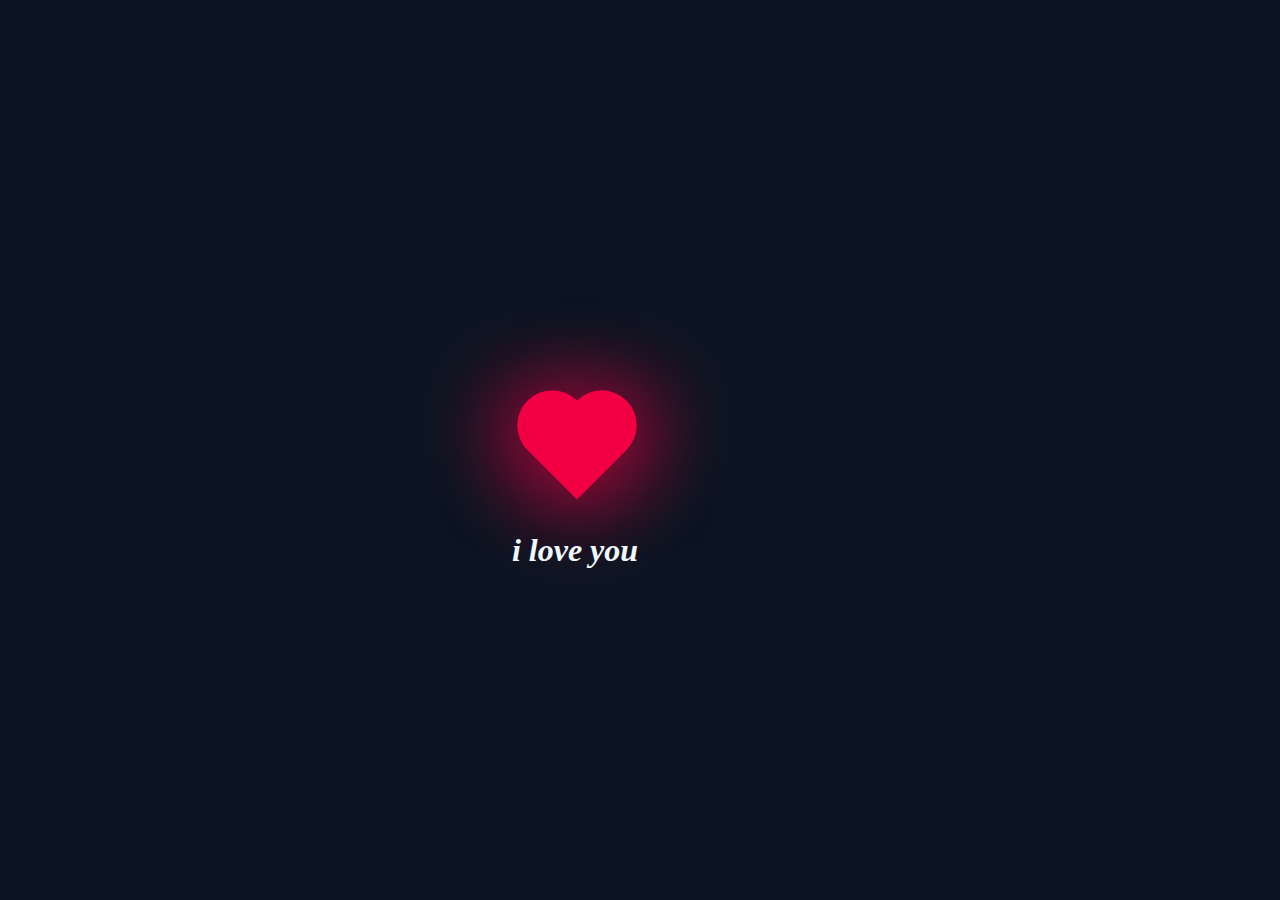
<file: teste01/index.html>
<!DOCTYPE html>
<html lang="pt-br">
<head>
    <meta charset="UTF-8">
    <meta name="viewport" content="width=device-width, initial-scale=1.0">
    <title>CSS Valentine´s Gift</title>
    <link rel="stylesheet" type="text/css" href="style.css">
</head>
<body>
    <div class="heart"></div>
    <h1> i love you</h1>
</body>
</html>
</file>
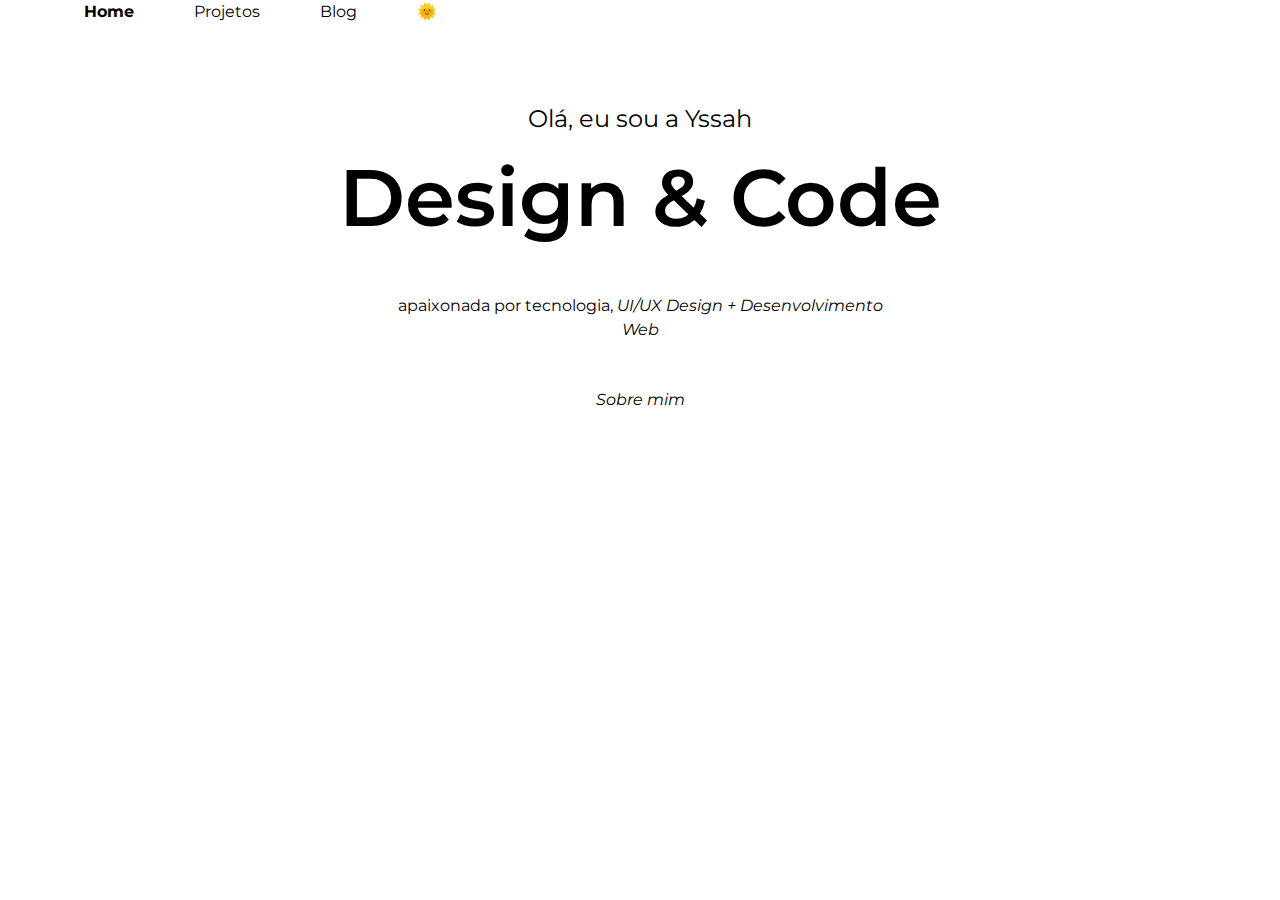
<file: teste02/index.html>
<!DOCTYPE html>
<html lang="en">
<head>
    <link rel="stylesheet" href="style.css">
    <meta charset="UTF-8">
    <meta name="viewport" content="width=device-width, initial-scale=1.0">
    <title>Potifólio</title>
</head>
<body>
    <nav class="navbar">
        <div class="container">
            <ul class="nav-links">
                <li class="nav-item active">Home</li>
                <li class="nav-item">Projetos</li>
                <li class="nav-item">Blog</li>
                <li class="nav-item" id="toggle">🌞</li>
            </ul>
        </div>
        <section class="hero container">
            <div class="hero-info">
                <h2 class="hero-nm">Olá, eu sou a Yssah</h2>
                <p class="hero-tag">Design & Code</p>
                <p class="hero-abt">apaixonada por <span class="highlight">tecnologia</span>, <em><span class="highlight">UI/UX Design</span> + <span class="highlight">Desenvolvimento Web</span></p>
                    <a class="btn" href="#">Sobre mim</a> 
            </div>
        </section>
    </em>

</body>
</html>
<script src="script.js"></script>
</file>
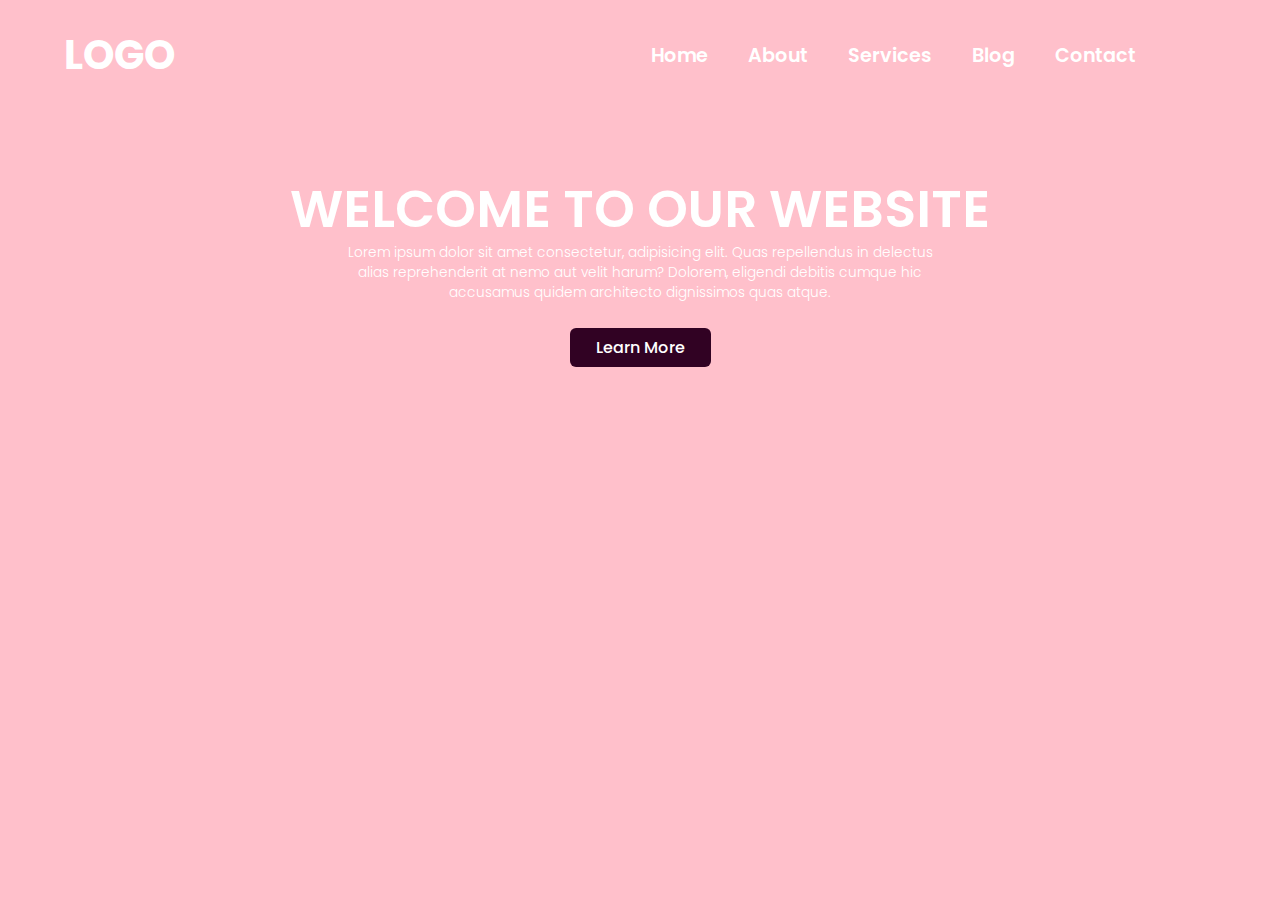
<file: teste04/index.html>
<!DOCTYPE html>
<html lang="pt-br">
<head>
    <meta charset="UTF-8">
    <meta name="viewport" content="width=device-width, initial-scale=1.0">
    <link rel="stylesheet" href="style.css">
    <link rel="stylesheet" href="image/fundo-de-paisagem-de-deserto-para-videoconferencia-com-cactos.zip">
    <title>My site</title>
</head>
<body>
    <header>
        <div class="logo">
            logo
        </div>
        <nav>
            <ul class="menu">
                <li><a href="#">Home</a></li>
                <li><a href="#">About</a></li>
                <li><a href="#">Services</a></li>
                <li><a href="#">Blog</a></li>
                <li><a href="#">Contact</a></li>
            </ul>
            <i class="fa-solid fa-bars" id="toggle"></i>
        </nav>
    </header>
    <section class="home">
        <div class="home-content">
            <h1>Welcome to our website</h1>
            <p>Lorem ipsum dolor sit amet consectetur, adipisicing elit. Quas repellendus in delectus alias reprehenderit at nemo aut velit harum? Dolorem, eligendi debitis cumque hic accusamus quidem architecto dignissimos quas atque.</p>
            <button>Learn More</button>
        </div>
        <div class="images">
            <div class="img-1"></div>
            <div class="img-2"></div>
            <div class="img-3"></div>
            <div class="img-4"></div>
        </div>
    </section>
</body>
</html>
</file>
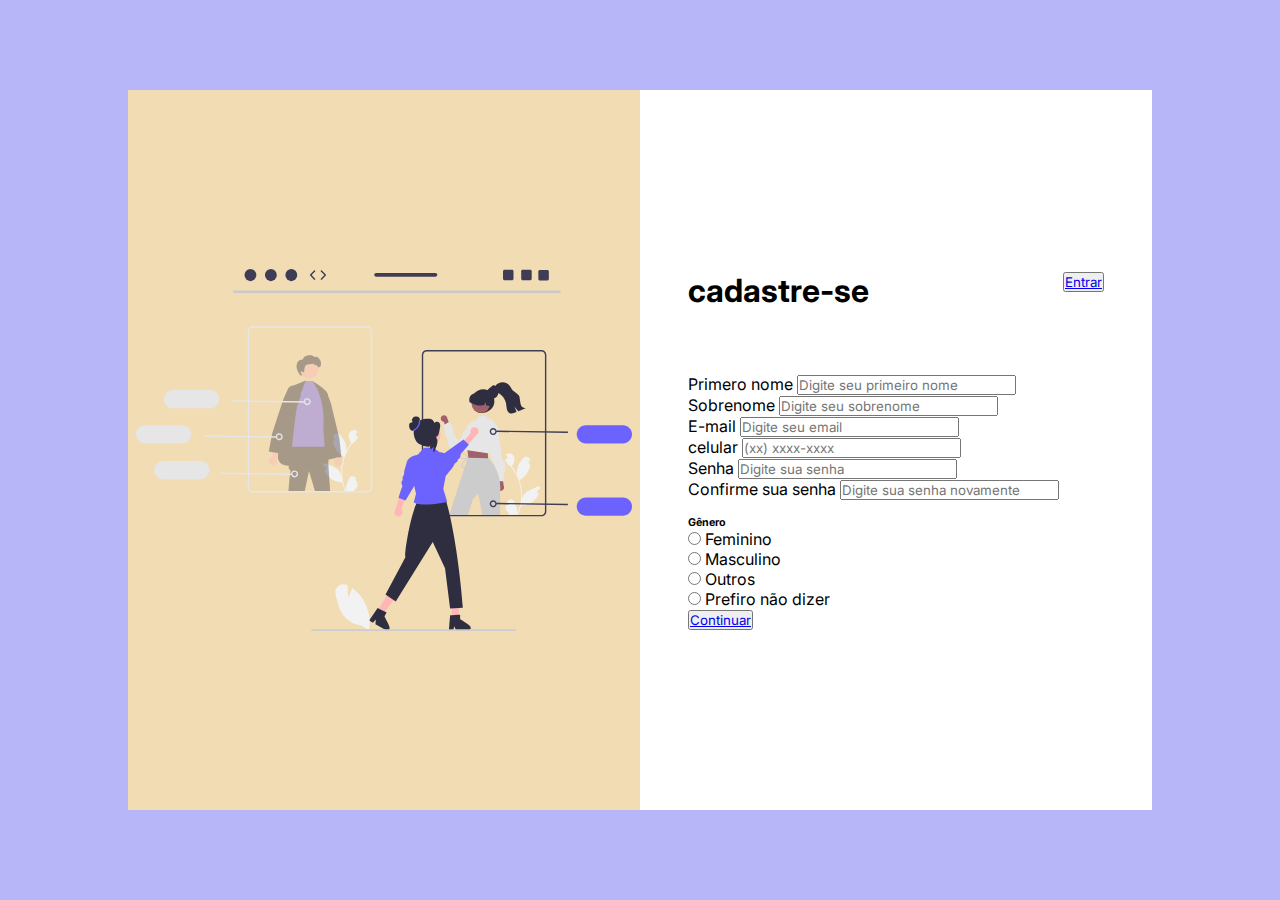
<file: teste06/index.html>
<!DOCTYPE html>
<html lang="pt-br">
<head>
    <meta charset="UTF-8">
    <meta name="viewport" content="width=device-width, initial-scale=1.0">
    <link rel="stylesheet" href="style.css">
    <title>Formulário de cadastro</title>
</head>
<body>
    <div class="container">
        <div class="form-image">
            <img src="img/undraw_shopping_re_hdd9.svg" alt="">
        </div>
        <div class="form">
            <form action="#" >
                <div class="form-header">
                    <div class="title">
                        <h1>cadastre-se</h1>
                    </div>
                    <div class="logina__botton">
                        <button><a href="#">Entrar</a></button>
                    </div>
                </div>

                <div class="input-group">
                    <div class="input-box">
                        <label for="firtname">Primero nome</label>
                        <input type="firtname" type="text" name="firtname" placeholder="Digite seu primeiro nome" required>
                    </div>

                    <div class="input-box">
                        <label for="lastname">Sobrenome</label>
                        <input type="lastname" type="text" name="lastname" placeholder="Digite seu sobrenome" required>
                    </div>

                    <div class="input-box">
                        <label for="email">E-mail</label>
                        <input type="email" type="email" name="email" placeholder="Digite seu email" required>
                    </div>

                    <div class="input-box">
                        <label for="number">celular</label>
                        <input type="number" type="tel" name="number" placeholder="(xx) xxxx-xxxx" required>
                    </div>

                    <div class="input-box">
                        <label for="password">Senha</label>
                        <input type="password" type="password" name="password" placeholder="Digite sua senha " required>
                    </div>

                    <div class="input-box">
                        <label for="password">Confirme sua senha</label>
                        <input type="password" type="password" name="Confirmpassword" placeholder="Digite sua senha novamente" required>
                    </div>
                </div>

                <div class="gender-input">
                    <div class="gender-title">
                        <h6>Gênero</h6>
                    </div>

                    <div class="gender-group">
                        <div class="gender-input">
                            <input type="radio" id="female" name="gender">
                            <label for="female">Feminino</label>
                        </div>

                        <div class="gender-input">
                            <input type="radio" id="male" name="gender">
                            <label for="male">Masculino</label>
                        </div>

                        <div class="gender-input">
                            <input type="radio" id="others" name="gender">
                            <label for="others">Outros</label>
                        </div>

                        <div class="gender-input">
                            <input type="radio" id="none" name="gender">
                            <label for="none">Prefiro não dizer</label>
                        </div>
                    </div>
                </div>

                <div class="continue-botton">
                    <button><a href="#">Continuar</a></button>
                </div>
            </form>
        </div>
    </div>
</body>
</html>
</file>
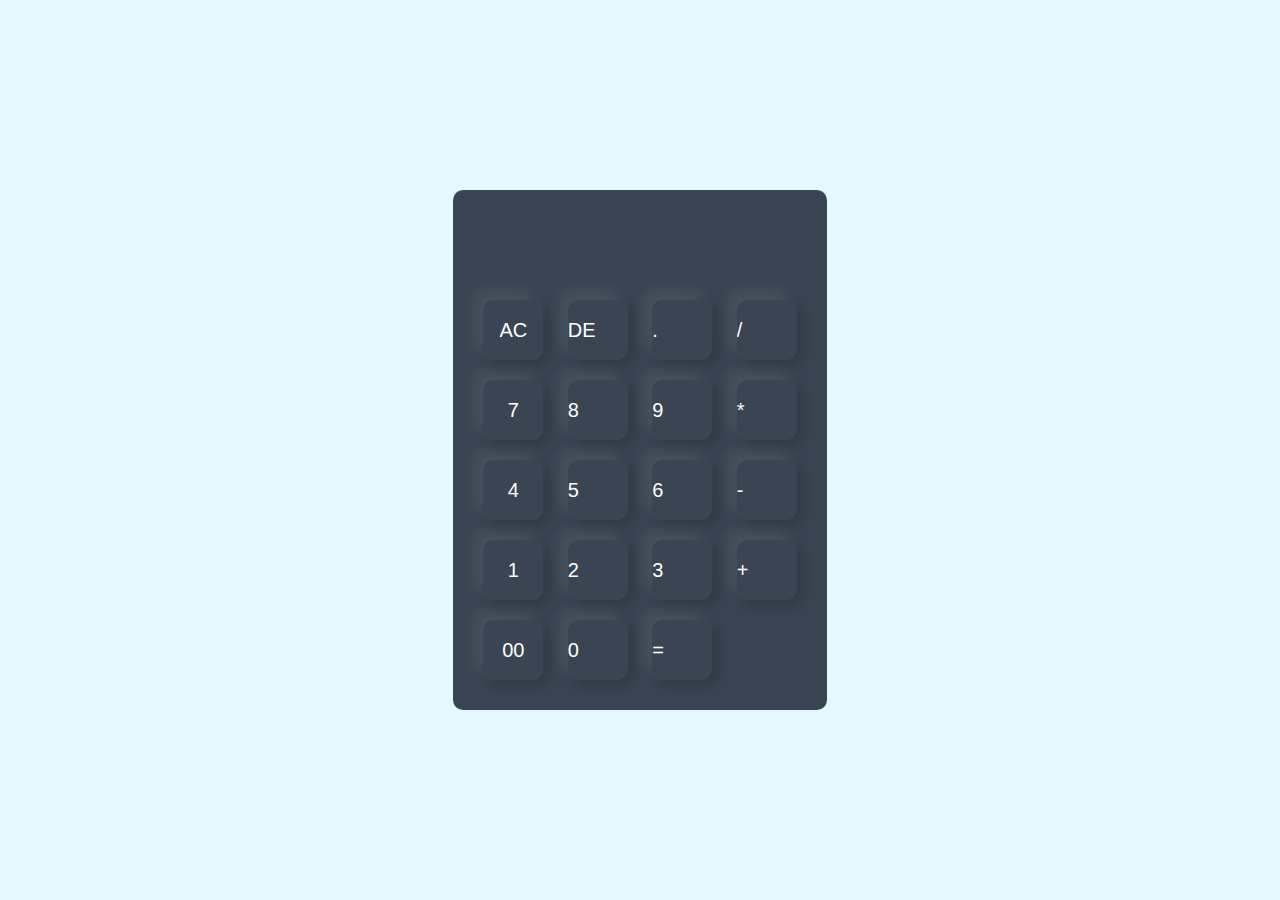
<file: teste10/index.html>
<!DOCTYPE html>
<html lang="pt-br">
<head>
    <meta charset="UTF-8">
    <meta name="viewport" content="width=device-width, initial-scale=1.0">
    <title> Calculadora </title>
    <link rel="stylesheet" href="style.css">
</head>
<body>
   
    <div class="container">
        <div class="calculator">
            <form>
                <div  class="display">
                    <input type="text" name="display">
                </div>
                <div>
                    <input type="button" value="AC">
                    <input type="buttpn" value="DE">
                    <input type="buttpn" value=".">
                    <input type="buttpn" value="/">
                </div>
                <div>
                    <input type="button" value="7" onclick="display.value = '7' ">
                    <input type="buttpn" value="8">
                    <input type="buttpn" value="9">
                    <input type="buttpn" value="*">
                </div>
                <div>
                    <input type="button" value="4">
                    <input type="buttpn" value="5">
                    <input type="buttpn" value="6">
                    <input type="buttpn" value="-">
                </div>
                <div>
                    <input type="button" value="1">
                    <input type="buttpn" value="2">
                    <input type="buttpn" value="3">
                    <input type="buttpn" value="+">
                </div>
                <div>
                    <input type="button" value="00">
                    <input type="buttpn" value="0">
                    <input type="buttpn" value="=" class="equal">
                    
                </div>
            </form>
        </div>
    </div>
  
</body>
</html>
</file>
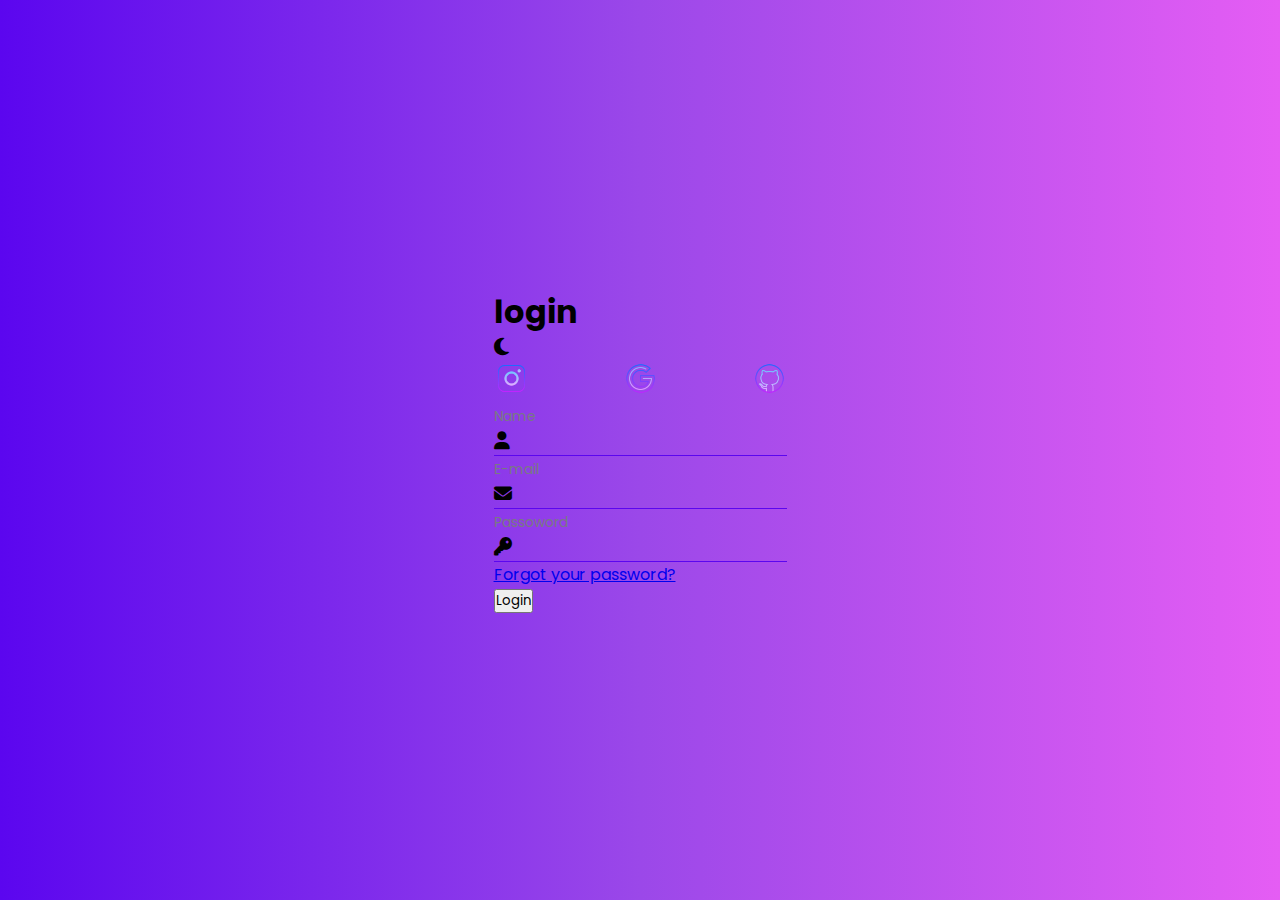
<file: pequeno formulário/form01.html>
<!DOCTYPE html>
<html lang="pt-br">
<head>
    <meta charset="UTF-8">
    <meta name="viewport" content="width=device-width, initial-scale=1.0">
    <title>Formulário</title>
    <link rel="stylesheet" href="https://cdnjs.cloudflare.com/ajax/libs/font-awesome/6.5.1/css/all.min.css">
    <link rel="stylesheet" href="https://cdnjs.cloudflare.com/ajax/libs/font-awesome/6.2.0/css/all.min.css" integrity="sha512-xh6O/CkQoPOWDdYTDqeRdPCVd1SpvCA9XXcUnZS2FmJNp1coAFzvtCN9BmamE+4aHK8yyUHUSCcJHgXloTyT2A==" crossorigin="anonymous" referrerpolicy="no-referrer" />

    <link rel="stylesheet" href="css/style.css">
</head>
<body>
    <main id="container">
       <form id="login_form">
        <div class="form_header">
            <h1>login</h1>
            <i id="mode_icon" class="fa-solid fa-moon"></i>
        </div>

        <div id="social_media">
            <a href="#">
               <img src="imagens/icons8-instagram-64.png" alt="instagram">
            </a>

            <a href="#">
                <img src="imagens/icons8-google-logo-64.png" alt="google">
             </a>

             <a href="#">
                <img src="imagens/icons8-github-64.png" alt="github">
             </a>
        </div>

        <div id="input">
            <div class="input-box">
                <label for="name">
                    Name
                    <div class="input-field">
                        <i class="fa-solid fa-user"></i>
                        <input type="text" id="name" name="name">
                    </div>
                </label>
            </div>

            <div class="input-box">
                <label for="email">
                    E-mail
                    <div class="input-field">
                        <i class="fa-solid fa-envelope"></i>
                        <input type="email" id="email" name="email">
                    </div>
                </label>
            </div>

                    <div class="input-box">
                        <label for="name">
                            Passoword
                            <div class="input-field">
                                <i class="fa-solid fa-key"></i>
                                <input type="password" id="password name="password">
                            </div>
                        </label>
                    </div>

                    <div class="forgot_password">
                        <a href="#">
                            Forgot your password?
                        </a>
                    </div>

                 <button type="submit" id="login-button">
                    Login
                 </button>
       </form>
    </main>
</body>
</html>
</file>
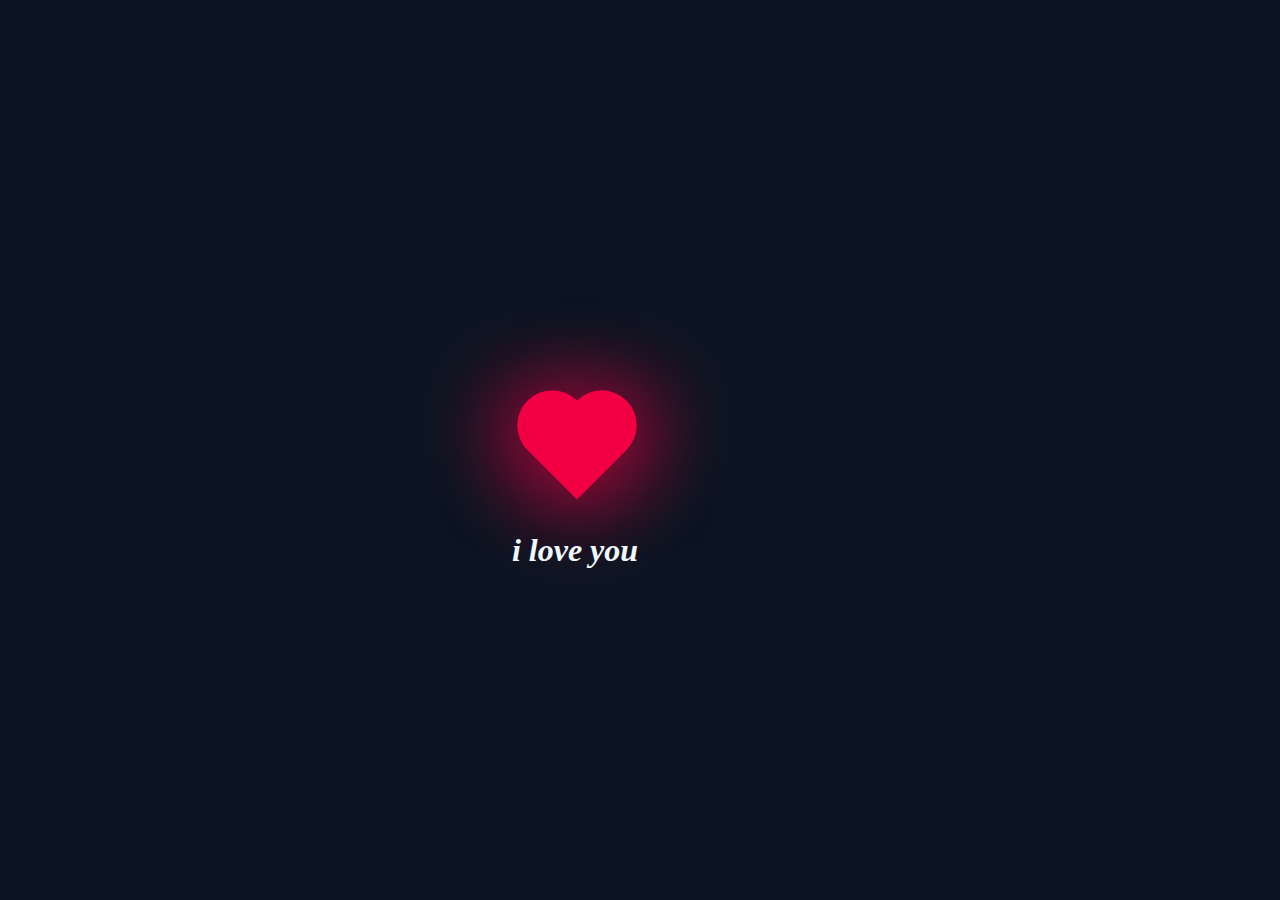
<file: teste01/CSS Valentine´s Gift.html>
<!DOCTYPE html>
<!-- saved from url=(0086)file:///C:/Users/laryssa%20vitoria/Documents/estudos/html-css/teste/teste01/index.html -->
<html lang="pt-br"><head><meta http-equiv="Content-Type" content="text/html; charset=UTF-8">
    
    <meta name="viewport" content="width=device-width, initial-scale=1.0">
    <title>CSS Valentine´s Gift</title>
    <link rel="stylesheet" type="text/css" href="./CSS Valentine´s Gift_files/style.css">
</head>
<body>
    <div class="heart"></div>
    <h1> i love you</h1>

</body></html>
</file>
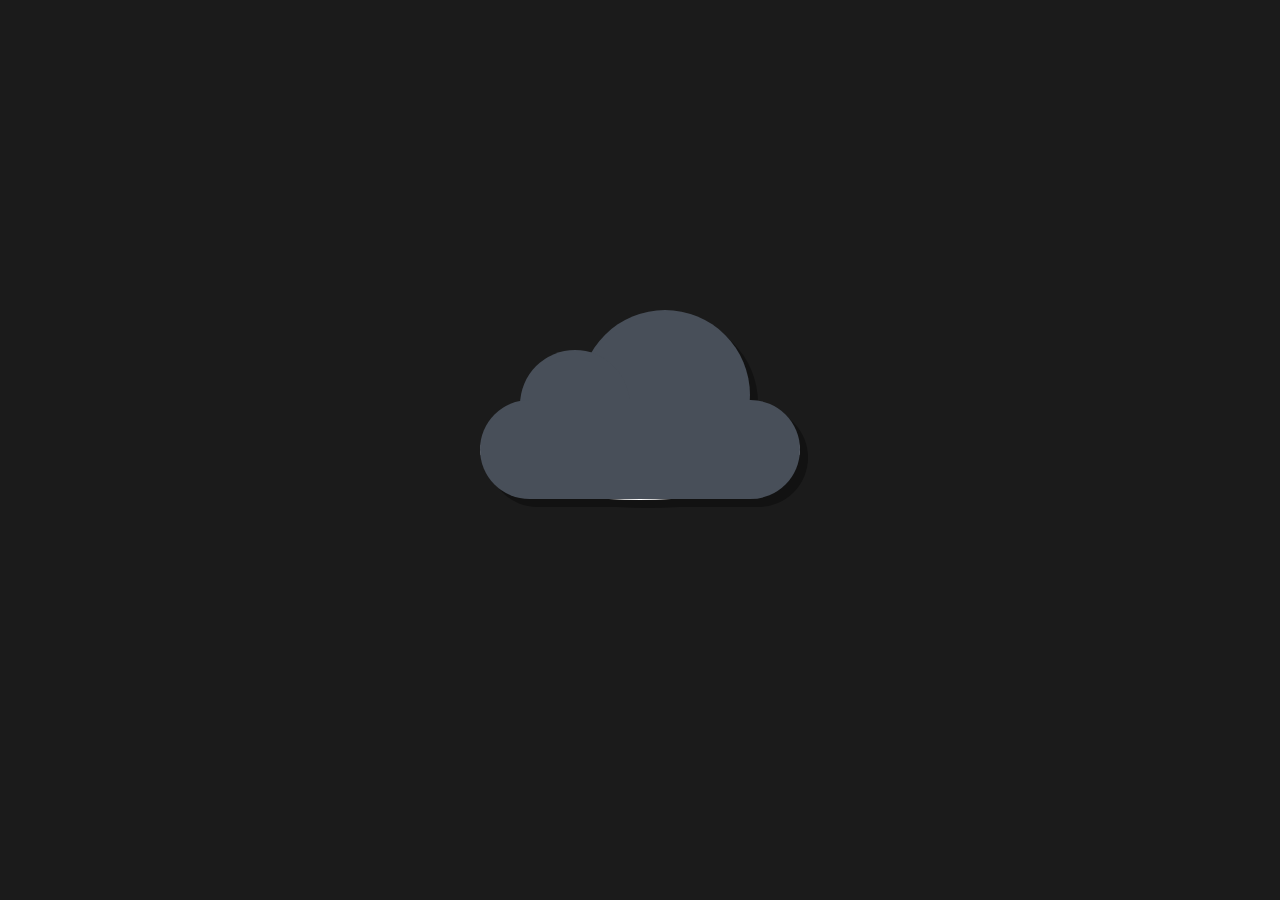
<file: teste07/chuva.html>
<!DOCTYPE html>
<html lang="en">
<head>
    <meta charset="UTF-8">
    <meta name="viewport" content="width=device-width, initial-scale=1.0">
    <title>Tiktok Easy Learn axis</title>
    <link rel="stylesheet" href="style.css">
</head>
<body>
    <div class="container">
        <div class="cloud"></div>
    </div>
    <script>
        function rain() {
            let cloud = document.querySelector('.cloud');
            let e = document.createElement('div');
            let left = Math.floor(Math.random() * 310);
            let width = Math.random() * 5;
            let height = Math.random() * 50;
            let duraction = Math.random() * 0.5;
            e.classList.add('drop');
            cloud.appendChild(e);
            e.style.left = left + 'px';
            e.style.width = 0.5 + width + 'px';
            e.style.height = 0.5 + height + 'px';
            e.style.animationDuraction = 1 + duraction + 's';
            setTimeout(function () { 
                cloud.removeChild(e)
            }, 2000)
         }
         setInterval(function () { 
            rain()
         }, 20);
    </script>
</body>
</html>
</file>
<file: teste01/style.css>
body{ 
    margin: 0;
    padding: 0;
    min-height: 100vh;
    display: flex;
    align-items: center;
    justify-content: center;
    background: #0b1522;
}

.heart{ 
    height: 70px;
    width: 70px;
    background: #f20044;
    position: relative;
    transform: rotate(-45deg);
    box-shadow: -10px 10px 90px #f20044;
    animation: heart 0.6s linear infinite;
}

@keyframes heart { 
    0%{
        transform: rotate(-45deg) scale(1.07);
     }
     80%{ 
        transform: rotate(-45deg) scale(1.0);
     }
     100%{
        transform: rotate(-45deg) scale(0.8);
      } 
}

.heart:before{ 
    content: '';
    position: absolute;
    height: 70px;
    width: 70px;
    background: #f20044;
    top: -50%;
    border-radius: 50px;
    box-shadow: -10px -10px 90px #f20044;
}

.heart:after{ 
    content: '';
    position: absolute;
    height: 70px;
    width: 70px;
    background: #f20044;
    right: -50%;
    border-radius: 50px;
    box-shadow: 10px 10px 90px #f20044;
}

h1{ 
    color: aliceblue;
    text-align: center;
    font-family: 'Times New Roman', Times, serif;
    position: relative;
    vertical-align: bottom;
    bottom: -100px;
    right: 100px;
    font-style: oblique;
}
</file>
<file: teste02/style.css>
@import url('https://fonts.googleapis.com/css2?family=Montserrat:wght@600&family=Press+Start+2P&display=swap');


;:root { 
    --bg-color: #171923;
    --bg-color: #232535;
    --font-color: #2d6ee0;
    --font-light: #6e0f0f;
}
.lightMode { 
    --bg-color: rgb(111, 68, 7);
    --bg-light: #6a5cda;
    --font-color: #3D3D3D;
}
.nav-links #toggle {
    pointer: cursor !important;
 }
 * { 
    box-sizing: border-box;
    margin: 0;
    padding: 0;
 }
 body { 
    color: var(--font-light);
    font-family: 'montserrat',sans-serif;
    background: var(--bg-color);
    transition: all 500ms;
 }
 p { 
    color: var(--font-color);
 }
 .container { 
    max-width: 1200px;
    display: block;
    margin: auto;
    padding: 0 1rem;
 }
 .highlight {
    color: var(--font-light);
  }
  .btn {
    padding: 10px 30px;
    border: 3px solid var(--font-light);
    transition: all 250ms;
   }
   .btn:hover {
    color: var(--bg-color);
    background-color: var(--font-light);
    }


    nav { 
        background-color: var(--primary);
    }
    nav.container { 
        display: block;
        padding: 2rem 1.5rem;
        margin: 2rem auto;
        text-align: center;
    }
nav .nav-links .nav-item { 
    list-style: none;
    display: inline;
    border-radius: 0.25rem;
    line-height: 1.5rem;
    padding: 0.5rem 0.75rem;
    margin: 1rem;
    transition: all 250ms;
    cursor: pointer;
}

nav .nav-links .active {
    font-weight: 700;
    color: var(--link-btn);
 }

 nav .nav-links .nav-item:hover {
    background-color: var(--bg-light);
  }

  a {
    color: var(--link-btn);
    text-decoration: none;
   }
.hero { 
    max-width: 650px;
    margin: 3rem auto;
    padding-top: 1rem;
    padding-bottom: 3rem;
    text-align: center;
}
.hero-info h2{ 
    font-weight: 400;
    margin: 1rem 0;
}
.hero-tag { 
    font-size: 5rem;
    font-weight: 600;
    margin: 1rem 0;
}
.hero-abt { 
    line-height: 1.5rem;
    margin: 3rem auto;
    max-width: 500px;
}
</file>
<file: teste04/style.css>
@import url('https://fonts.googleapis.com/css2?family=Montserrat:wght@600&family=Poppins:wght@300;500&family=Press+Start+2P&display=swap');
 *  {
    margin: 0;
    padding: 0;
    list-style: none;
    box-sizing: border-box;
    text-decoration: none;
    font-family: "Poppins", sans-serif;
  } 
body { 
    min-height: 100vh;
    min-width: 400px;
    overflow: hidden;
    background: pink;
} 
header {
    display: flex;
    align-items: center;
    justify-content: flex-end;
    width: 100%;
    height: 110px;
    padding: 0 5%;
    color: white;
    font-size: 18px;
 } 
header .logo {
    color: white;
    font-size: 2.5rem;
    font-weight: 700;
    text-transform: uppercase;
    margin-right: auto;
 } 
header nav, header .menu { 
    display: flex;
    align-items: center;
} 
header nav .menu li a { 
    position: relative;
    color: white;
    font-size: 1.2rem;
    font-weight: 600;
    margin-left: 40px;
    border-radius: 0.4rem;
    transition: color 0.4s ease;
} 
header nav .menu li a:hover { 
    color: #ffb331;
} 
header nav #toggle { 
    font-size: 1.3rem;
    margin-left: 80px;
    cursor: pointer;
} 
.home { 
    padding: 0 5%;
    text-align: center;
    color: white;
    display: flex;
    justify-content: center;
} 
.home h1 {
    margin-top: 60px;
    text-transform: uppercase;
    font-size: 3.25rem;
    font-weight: 600;
 } 
 .home p { 
    font-size: 0.85rem;
    width: 600px;
    font-weight: 300;
    margin: -5px auto 25px;
    text-align: center;
 } 
 .home button { 
    background: #310223;
    padding: 0.3rem 1.5rem;
    outline: none;
    border: 2px solid transparent;
    border-radius: 6px;
    color: white;
    font-size: 1rem;
    font-weight: 500;
    cursor: pointer;
    transition: background 0.35s ease, border-color 0.35s ease;
 } 
.home button:hover {
     background: transparent;
     border-color: white;
 } 
.home .images .img-1,
.home .images .img-2,
.home .images .img-3,
.home .images .img-4 { 

    width: 100%;
    height: 100vh;
    position: absolute;
    bottom: 0;
    left: 0;
    z-index: -10;
} 
.home .images .img-1 { 
    background: url(image/);
    background-position: center;
    background-size: cover;
}
</file>
<file: teste06/style.css>
@import url('https://fonts.googleapis.com/css2?family=Fredericka+the+Great&family=Inter:wght@100;200;300;400;500;600&display=swap');
* {
    padding: 0;
    margin: 0;
    box-sizing: border-box;
    font-family: 'Inter',sans-serif;
 } 

 body  {
    width: 100%;
    height: 100vh;
    display: flex;
    justify-content: center;
    align-items: center;
    background: #0c0ce94d;
  } 

 .container {
    width: 80%;
    height: 80vh;
    display: flex;
    box-shadow: 5px 5px 10px rgba(0, 0, 0, alpha.212);
  } 

.form-image {
    width: 50%;
    display: flex;
    justify-content: center;
    align-items: center;
    background-color: #fde3a7d7;
    padding: 1rem;
 } 

 .form-image img { 
    width: 31rem;
 } 

 .form { 
    width: 50%;
    display: flex;
    justify-content: center;
    align-items: center;
    flex-direction: column;
    background-color: #fff;
    padding: 3rem;
 } 

 .form-header { 
    margin-bottom: 3rem;
    display: flex;
    justify-content: space-between;
 } 

 .login-button { 
    display: flex;
    align-items: center;
 } 

 .login-button button { 
    border: none;
    background-color: #6c63ff;
    padding: 0.4rem 1rem;
    border-radius: 5px;
    cursor: pointer;
 } 

 .login-button button:hover { 
    background-color: #6b63fff1;
 } 

 .login-button nutton a { 
    text-decoration: none;
    font-weight: 500;
    color: #fff;
 } 

 .font-header h1::after {
    content: '';
    display: block;
    width: 5rem;
    height: 0.3rem;
    background-color: #6c63ff;
    margin: 0 auto;
    position: absolute;
    border-radius: 10px;
  } 

 .input-group { 
    display: flex;
    flex-wrap: wrap;
    justify-content: space-between;
    padding: 1rem 0;
 }
</file>
<file: teste10/style.css>
*{ 
    margin: 0;
    padding: 0;
    font-family: 'Poppins', sans-serif;
    box-sizing: border-box;
}

.container{
    width: 100%;
    height:100vh ;
    background: #e3f9ff;
    display: flex;
    align-items: center;
    justify-content: center;
 }
 
.calculator{ 
    background: #3a4452;
    padding: 20px;
    border-radius: 10px;
}

.calculator form input {
    border: 0;
    outline: 0;
    width: 60px;
    height: 60px;
    border-radius: 10px;
    box-shadow: -8px -8px 15px rgba(225, 225, 225, 0.1), 5px 5px 15px rgba(0, 0, 0, 0.2);
    background: transparent;
    font-size: 20px;
    color: #fff;
    cursor: pointer;
    margin: 10px;
 }

 form display {
    display: flex;
    justify-content: flex-end;
    margin: 20px 0;
  }  

form .display input { 
    text-align: right;
    flex: 1;
    font-size: 45px;
    box-shadow: none;
} 

form .display equal {
    
 }
</file>
<file: pequeno formulário/css/style.css>
@import url('https://fonts.googleapis.com/css2?family=Poppins:wght@100;200;300;400&display=swap');

:root { 
    --color-light-50: #f8fafc;

    --color-dark-50: #797984;
    --color-dark-100: #312d37;
    --color-dark-900: #000;

    --color-purple-50: #5b06ef;
    --color-purple-100: #9b48e9;
    --color-purple-200: #e55df4;

    --color-gradient: linear-gradient(90deg, var(--color-purple-50), var(--color-purple-100), var(--color-purple-200));
} 

* { 
    margin: 0;
    padding: 0;
    box-sizing: border-box;
    font-family: "Poppins", sans-serif;
} 

body {
    width: 100%;
    height: 100vh;
    display: flex;
    justify-content: center;
    align-items: center;
    background: var(--color-gradient);
 } 

 .container {
    width: 50%;
    height: 100vh;
    display: flex;
    box-shadow: 5px 5px 10px rgba(0, 0, 0, 0.212);
  } 

 .login_image {
    background-color: var(--color-light-50);
    display: flex;
    flex-direction: column;
    padding: 30px 40px;
    border-radius: 8px;
    gap: 30px;
    box-shadow: 5px 5px 8px rgba(0, 0, 0, 0.336);
    height: fit-content;
  } 

.form-image { 
    width: 50%;
    display: flex;
    justify-content: center;
    align-items: center;
    background-color: #fde3a7d7;
    padding: 1rem;
} 

.form-image img { 
    width: 31rem;
} 

.form { 
    width: 50%;
} 

#form_header { 
    display: flex;
    align-items: center;
    justify-content: space-between;
} 

#form_header h1 {
    font-size: 40px;
    position: relative;
 } 

 #form_header h1::before {
    position: absolute;
    content: '';
    width: 40%;
    background-color: var(--color-purple-50);
    height: 3px;
    bottom: 10px;
    border-radius:  5px;
  } 

#mode_icon {
    cursor: pointer;
    font-size: 20px;
 } 

 #social_media {
    display: flex;
    justify-content: space-between;
 } 

 #social_media img {
    width: 35px;
  } 

#social_media img:hover { 
    transform: scale(1.2);
} 

#inputs { 
    display: flex;
    flex-direction: column;
    align-items: center;
    justify-content: center;
    gap: 20px;
} 

.input-box label {
    font-size: 14px;
    color: var(--color-dark-50);
 } 

.input-field { 
    display: flex;
    align-items: center;
    gap: 15px;
    pad: 3px;
    cursor: text;
    border-bottom: 1px solid var(--color-purple-50);
} 

.input-field {
    font-size: 18px;
    color: var(--color-dark-900);
 } 

 .input-field input { 
    border: none;
    background-color: transparent;
    width: 260px;
    font-size: 18px;
    padding: 0px 5px;
 } 

 .input-field input:focus {
    outline: none;
  } 

#forgot_password a {
    text-decoration: none;
    font-size: 12px;
    color: var(--color-dark-50);
 } 

 #forgot_password a:hover {
    color: var(--color-purple-50);
  } 

#login_button { 
    border: none;
    background: var(--color-light-50);
    padding: 7px;
    font-size: 18px;
    border-radius: 3px;
    font-weight: bold;
    cursor: pointer;
} 

#login_button:hover { 
    transform: scale(1.05);
}
</file>
<file: teste01/CSS Valentine´s Gift_files/style.css>
body{ 
    margin: 0;
    padding: 0;
    min-height: 100vh;
    display: flex;
    align-items: center;
    justify-content: center;
    background: #0b1522;
}

.heart{ 
    height: 70px;
    width: 70px;
    background: #f20044;
    position: relative;
    transform: rotate(-45deg);
    box-shadow: -10px 10px 90px #f20044;
    animation: heart 0.6s linear infinite;
}

@keyframes heart { 
    0%{
        transform: rotate(-45deg) scale(1.07);
     }
     80%{ 
        transform: rotate(-45deg) scale(1.0);
     }
     100%{
        transform: rotate(-45deg) scale(0.8);
      } 
}

.heart:before{ 
    content: '';
    position: absolute;
    height: 70px;
    width: 70px;
    background: #f20044;
    top: -50%;
    border-radius: 50px;
    box-shadow: -10px -10px 90px #f20044;
}

.heart:after{ 
    content: '';
    position: absolute;
    height: 70px;
    width: 70px;
    background: #f20044;
    right: -50%;
    border-radius: 50px;
    box-shadow: 10px 10px 90px #f20044;
}

h1{ 
    color: aliceblue;
    text-align: center;
    font-family: 'Times New Roman', Times, serif;
    position: relative;
    vertical-align: bottom;
    bottom: -100px;
    right: 100px;
    font-style: oblique;
}
</file>
<file: teste07/style.css>
* { 
    margin: 0;
    padding: 0;
    box-sizing: border-box;
}

body{ 
    display: flex;
    justify-content: center;
    align-items: center;
    min-height: 100vh;
    background: #1b1b1b;

}

.container{
    position: relative;
    width: 100%;
    height: 400%;
    display: flex;
    justify-content: center;
    border-bottom: 1px solid rgba(255, 255, 255, 0.1);
 }

 .container{
    position: relative;
    width: 320px;
    height: 100px;
    background: #fff;
    border-radius: 100%;
    filter: drop-shadow(8px 8px 0 #0005);
    animation: animateCloud 2s steps(1)infinite;
  }

@keyframes animateCloud {
    0% { 
        filter: drop-shadow(8px 8px 0 #0001) drop-shadow(0 0 0 #fff) brightness(1);
    }

    95% { 
        filter: drop-shadow(8px 8px 0 #0001) drop-shadow(0 0 50px #fff5) brightness(10);
    }
}

.container .cloud::before {
    content: '';
    position: absolute;
    top: -50px;
    left: 40px;
    width: 110px;
    height: 110px;
    border-radius: 50%;
    background: #484f59;
    box-shadow: 90px -10px  0 30px #484f59;
 }

.container .cloud::after { 
    content:'';
    position: absolute;
    inset: 0;
    background: #484f59;
    border-radius: 100px;
    z-index: 1000;
}

.container .cloud .drop { 
    position: absolute;
    top: 40px;
    background: #05a2eb;
    width: 2px;
    height: 10px;
    transform-origin: bottom;
    animation: animate 2s linear infinite;
}

@keyframes animate { 
    0% { 
        transform: translateY(0) scale(1);
    }

    70% { 
        transform: translateY(360px) scale(1);
    }

    80% { 
        transform: translateY(360px) scale(0.2);
    }

    100% {
    transform: translateY(360px) scaleY(0) scaleX(15);
    }
}
</file>
